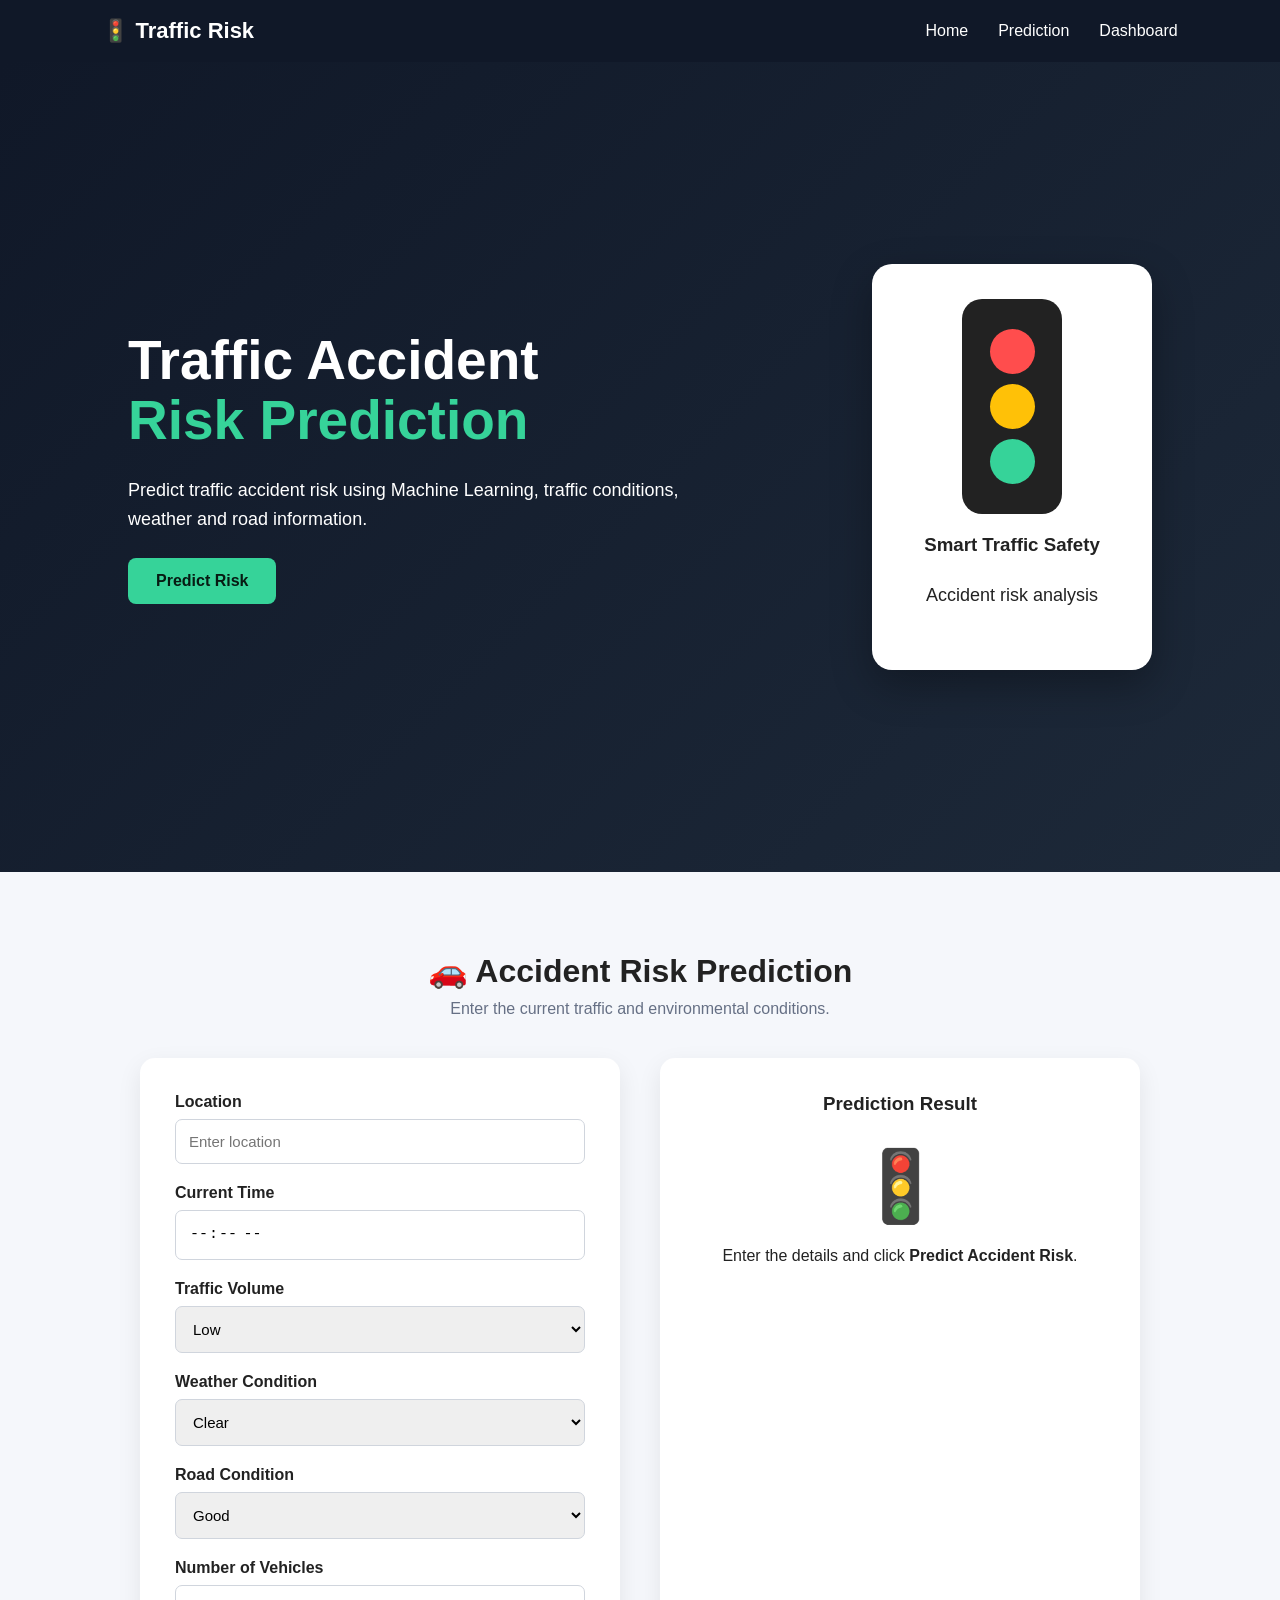
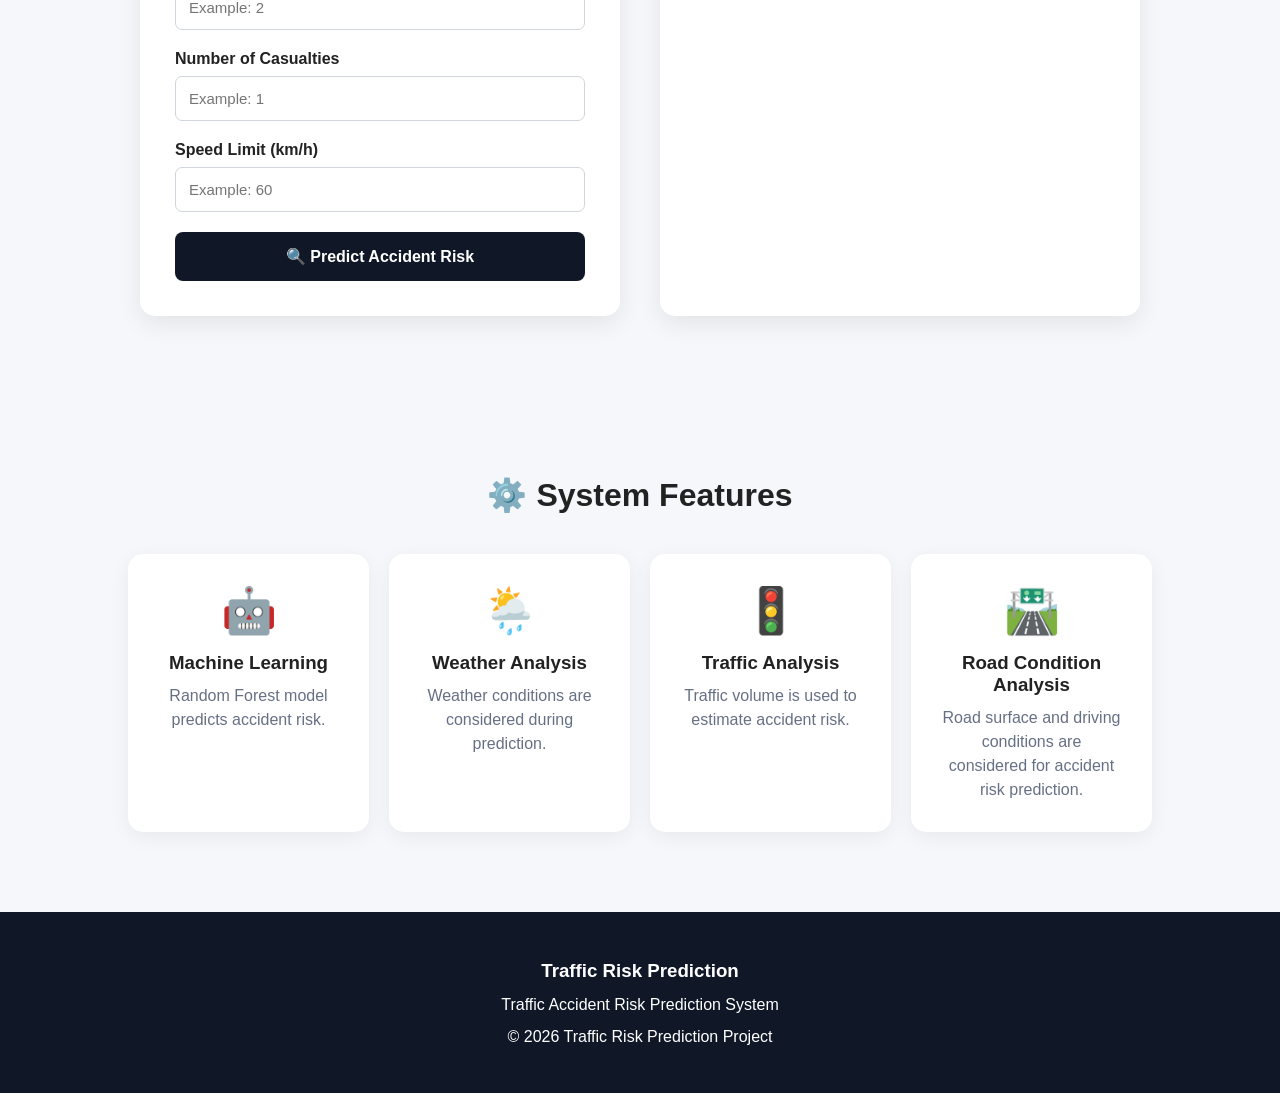
<file: Frontend/index.html>
<!DOCTYPE html>
<html lang="en">

<head>

    <meta charset="UTF-8">

    <meta name="viewport"
          content="width=device-width, initial-scale=1.0">

    <title>Traffic Risk Prediction</title>

    <link rel="stylesheet" href="style.css">

</head>


<body>


    <!-- NAVIGATION -->

    <nav class="navbar">

        <div class="logo">
            🚦 Traffic Risk
        </div>


        <ul class="nav-links">

            <li>
                <a href="#home">
                    Home
                </a>
            </li>


            <li>
                <a href="#prediction">
                    Prediction
                </a>
            </li>


            <li>
                <a href="dashboard.html">
                    Dashboard
                </a>
            </li>

        </ul>

    </nav>



    <!-- HOME -->

    <section id="home" class="hero">

        <div class="hero-content">

            <h1>
                Traffic Accident<br>
                <span>Risk Prediction</span>
            </h1>


            <p>
                Predict traffic accident risk using
                Machine Learning, traffic conditions,
                weather and road information.
            </p>


            <a href="#prediction" class="btn">
                Predict Risk
            </a>

        </div>


        <div class="hero-card">

            <div class="traffic-light">

                <div class="light red"></div>
                <div class="light yellow"></div>
                <div class="light green"></div>

            </div>


            <h3>
                Smart Traffic Safety
            </h3>


            <p>
                Accident risk analysis
            </p>

        </div>

    </section>



    <!-- PREDICTION -->

    <section id="prediction" class="section">

        <h2>
            🚗 Accident Risk Prediction
        </h2>


        <p class="section-description">
            Enter the current traffic and environmental conditions.
        </p>


        <div class="prediction-container">


            <!-- FORM -->

            <form id="predictionForm">


                <div class="form-group">

                    <label>
                        Location
                    </label>

                    <input
                        type="text"
                        id="location"
                        placeholder="Enter location"
                        required>

                </div>



                <div class="form-group">

                    <label>
                        Current Time
                    </label>

                    <input
                        type="time"
                        id="time"
                         readonly>

                </div>



                <div class="form-group">

                    <label>
                        Traffic Volume
                    </label>

                    <select id="traffic">

                        <option value="low">
                            Low
                        </option>

                        <option value="medium">
                            Medium
                        </option>

                        <option value="high">
                            High
                        </option>

                    </select>

                </div>



                <div class="form-group">

                    <label>
                        Weather Condition
                    </label>

                    <select id="weather">

                        <option value="clear">
                            Clear
                        </option>

                        <option value="rain">
                            Rain
                        </option>

                        <option value="fog">
                            Fog
                        </option>

                        <option value="storm">
                            Storm
                        </option>

                    </select>

                </div>



                <div class="form-group">

                    <label>
                        Road Condition
                    </label>

                    <select id="road">

                        <option value="good">
                            Good
                        </option>

                        <option value="normal">
                            Normal
                        </option>

                        <option value="poor">
                            Poor
                        </option>

                    </select>

                </div>



                <div class="form-group">

                    <label>
                        Number of Vehicles
                    </label>

                    <input
                        type="number"
                        id="vehicles"
                        placeholder="Example: 2"
                        min="1"
                        required>

                </div>



                <div class="form-group">

                    <label>
                        Number of Casualties
                    </label>

                    <input
                        type="number"
                        id="casualties"
                        placeholder="Example: 1"
                        min="0"
                        required>

                </div>



                <div class="form-group">

                    <label>
                        Speed Limit (km/h)
                    </label>

                    <input
                        type="number"
                        id="speed"
                        placeholder="Example: 60"
                        min="10"
                        max="150"
                        required>

                </div>



                <button
                    type="submit"
                    class="predict-btn">

                    🔍 Predict Accident Risk

                </button>


            </form>



            <!-- RESULT -->

            <div class="result-card">

                <h3>
                    Prediction Result
                </h3>


                <div id="result">

                    <div class="result-icon">
                        🚦
                    </div>


                    <p>
                        Enter the details and click
                        <b>Predict Accident Risk</b>.
                    </p>

                </div>

            </div>


        </div>

    </section>

    <!-- FEATURES -->

<section class="section features">

    <h2>
        ⚙️ System Features
    </h2>

    <div class="feature-container">

        <div class="feature-card">

            <div>
                🤖
            </div>

            <h3>
                Machine Learning
            </h3>

            <p>
                Random Forest model predicts
                accident risk.
            </p>

        </div>


        <div class="feature-card">

            <div>
                🌦️
            </div>

            <h3>
                Weather Analysis
            </h3>

            <p>
                Weather conditions are considered
                during prediction.
            </p>

        </div>


        <div class="feature-card">

            <div>
                🚦
            </div>

            <h3>
                Traffic Analysis
            </h3>

            <p>
                Traffic volume is used to
                estimate accident risk.
            </p>

        </div>


        <div class="feature-card">

            <div>
                🛣️
            </div>

            <h3>
                Road Condition Analysis
            </h3>

            <p>
                Road surface and driving conditions
                are considered for accident risk prediction.
            </p>

        </div>

    </div>

</section>
    <!-- FOOTER -->

    <footer>

        <h3>
            Traffic Risk Prediction
        </h3>


        <p>
            Traffic Accident Risk Prediction System
        </p>


        <p>
            © 2026 Traffic Risk Prediction Project
        </p>

    </footer>



    <!-- JAVASCRIPT -->

    <script src="script.js?v=2"></script>


</body>

</html>
</file>
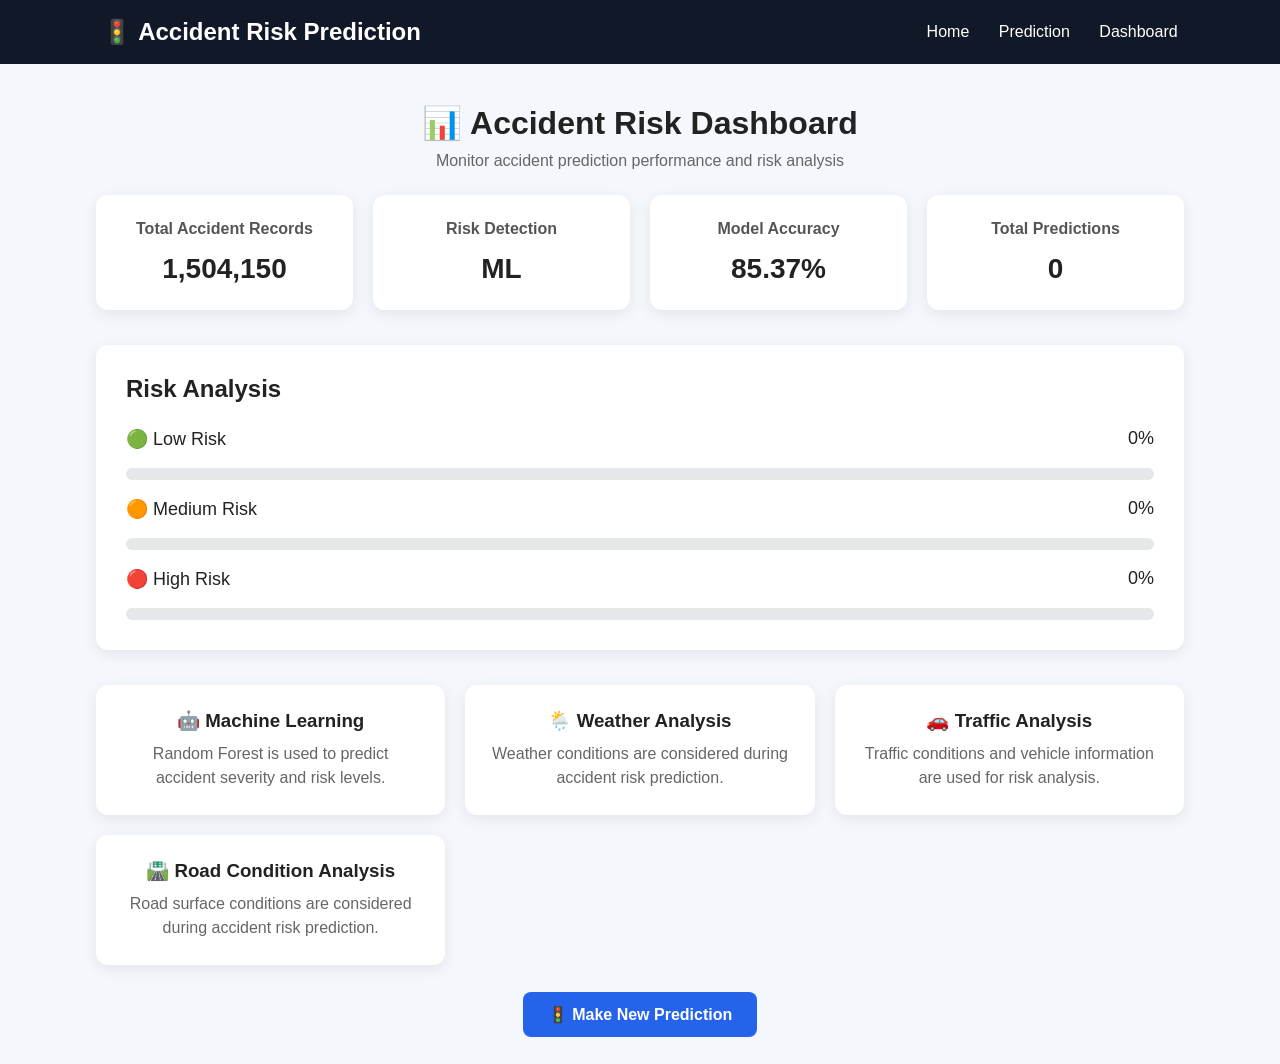
<file: Frontend/dashboard.html>
<!DOCTYPE html>
<html lang="en">

<head>
    <meta charset="UTF-8">
    <meta name="viewport" content="width=device-width, initial-scale=1.0">

    <title>Accident Risk Dashboard</title>

    <style>

        * {
            margin: 0;
            padding: 0;
            box-sizing: border-box;
            font-family: Arial, sans-serif;
        }

        body {
            background: #f4f7fb;
            color: #222;
        }

        /* Navigation */

        nav {
            background: #111827;
            padding: 18px 8%;
            display: flex;
            justify-content: space-between;
            align-items: center;
        }

        nav h2 {
            color: white;
        }

        nav a {
            color: white;
            text-decoration: none;
            margin-left: 25px;
            font-size: 16px;
        }

        nav a:hover {
            color: #60a5fa;
        }

        /* Header */

        .header {
            text-align: center;
            padding: 40px 20px 25px;
        }

        .header h1 {
            font-size: 32px;
            margin-bottom: 10px;
        }

        .header p {
            color: #666;
        }

        /* Cards */

        .cards {
            width: 85%;
            margin: auto;
            display: grid;
            grid-template-columns: repeat(4, 1fr);
            gap: 20px;
        }

        .card {
            background: white;
            padding: 25px;
            border-radius: 12px;
            text-align: center;
            box-shadow: 0 4px 15px rgba(0,0,0,0.08);
        }

        .card h3 {
            color: #555;
            font-size: 16px;
            margin-bottom: 15px;
        }

        .card h2 {
            font-size: 28px;
        }

        /* Risk section */

        .risk-section {
            width: 85%;
            margin: 35px auto;
            background: white;
            padding: 30px;
            border-radius: 12px;
            box-shadow: 0 4px 15px rgba(0,0,0,0.08);
        }

        .risk-section h2 {
            margin-bottom: 25px;
        }

        .risk {
            display: flex;
            justify-content: space-between;
            margin: 18px 0;
            font-size: 18px;
        }

        .progress {
            height: 12px;
            background: #e5e7eb;
            border-radius: 10px;
            overflow: hidden;
            margin-top: 8px;
        }

        .bar {
            height: 100%;
        }

        .low {
            width: 0%;
            background: #22c55e;
        }

        .medium {
            width: 0%;
            background: #f59e0b;
        }

        .high {
            width: 0%;
            background: #ef4444;
        }

        /* Features */

        .features {
            width: 85%;
            margin: 35px auto;
            display: grid;
            grid-template-columns: repeat(3, 1fr);
            gap: 20px;
        }

        .feature {
            background: white;
            padding: 25px;
            border-radius: 12px;
            text-align: center;
            box-shadow: 0 4px 15px rgba(0,0,0,0.08);
        }

        .feature h3 {
            margin-bottom: 10px;
        }

        .feature p {
            color: #666;
            line-height: 1.5;
        }

        /* Button */

        .button-area {
            text-align: center;
            margin: 40px;
        }

        .predict-btn {
            background: #2563eb;
            color: white;
            padding: 14px 25px;
            border-radius: 8px;
            text-decoration: none;
            font-weight: bold;
        }

        .predict-btn:hover {
            background: #1d4ed8;
        }

        /* Responsive */

        @media (max-width: 900px) {

            .cards {
                grid-template-columns: repeat(2, 1fr);
            }

            .features {
                grid-template-columns: 1fr;
            }
        }

        @media (max-width: 600px) {

            .cards {
                grid-template-columns: 1fr;
            }

            nav {
                flex-direction: column;
                gap: 15px;
            }

            nav a {
                margin-left: 10px;
            }
        }

    </style>

</head>

<body>

    <!-- Navigation -->

    <nav>

        <h2>🚦 Accident Risk Prediction</h2>

        <div>

            <a href="index.html">Home</a>

            <a href="index.html#prediction">
                Prediction
            </a>

            <a href="dashboard.html">
                Dashboard
            </a>

        </div>

    </nav>


    <!-- Header -->

    <div class="header">

        <h1>📊 Accident Risk Dashboard</h1>

        <p>
            Monitor accident prediction performance and risk analysis
        </p>

    </div>


    <!-- Statistics -->

    <div class="cards">

        <div class="card">

            <h3>Total Accident Records</h3>

            <h2>1,504,150</h2>

        </div>


        <div class="card">

            <h3>Risk Detection</h3>

            <h2>ML</h2>

        </div>


        <div class="card">

            <h3>Model Accuracy</h3>

            <h2>85.37%</h2>

        </div>


        <div class="card">

            <h3>Total Predictions</h3>

            <h2 id="predictionCount">
                0
            </h2>

        </div>

    </div>


    <!-- Risk Analysis -->

    <div class="risk-section">

        <h2>Risk Analysis</h2>


        <!-- Low Risk -->

        <div class="risk">

            <span>🟢 Low Risk</span>

            <span id="lowPercent">
                0%
            </span>

        </div>

        <div class="progress">

            <div
                class="bar low"
                id="lowBar">
            </div>

        </div>


        <!-- Medium Risk -->

        <div class="risk">

            <span>🟠 Medium Risk</span>

            <span id="mediumPercent">
                0%
            </span>

        </div>

        <div class="progress">

            <div
                class="bar medium"
                id="mediumBar">
            </div>

        </div>


        <!-- High Risk -->

        <div class="risk">

            <span>🔴 High Risk</span>

            <span id="highPercent">
                0%
            </span>

        </div>

        <div class="progress">

            <div
                class="bar high"
                id="highBar">
            </div>

        </div>

    </div>


    <!-- Features -->

<div class="features">

    <div class="feature">

        <h3>🤖 Machine Learning</h3>

        <p>
            Random Forest is used to predict
            accident severity and risk levels.
        </p>

    </div>


    <div class="feature">

        <h3>🌦️ Weather Analysis</h3>

        <p>
            Weather conditions are considered
            during accident risk prediction.
        </p>

    </div>


    <div class="feature">

        <h3>🚗 Traffic Analysis</h3>

        <p>
            Traffic conditions and vehicle
            information are used for risk analysis.
        </p>

    </div>


    <div class="feature">

        <h3>🛣️ Road Condition Analysis</h3>

        <p>
            Road surface conditions are considered
            during accident risk prediction.
        </p>

    </div>

</div>

    <!-- Prediction Button -->

    <div class="button-area">

        <a
            href="index.html"
            class="predict-btn">

            🚦 Make New Prediction

        </a>

    </div>


    <!-- Dashboard JavaScript -->

    <script>

        // Load prediction count

        let total =
            localStorage.getItem("predictionCount") || 0;

        document.getElementById(
            "predictionCount"
        ).innerText = total;


        // Load risk counts

        let low =
            parseInt(
                localStorage.getItem("lowCount") || 0
            );

        let medium =
            parseInt(
                localStorage.getItem("mediumCount") || 0
            );

        let high =
            parseInt(
                localStorage.getItem("highCount") || 0
            );


        // Calculate total

        let riskTotal =
            low + medium + high;


        if (riskTotal > 0) {

            let lowPercent =
                Math.round(
                    (low / riskTotal) * 100
                );

            let mediumPercent =
                Math.round(
                    (medium / riskTotal) * 100
                );

            let highPercent =
                Math.round(
                    (high / riskTotal) * 100
                );


            // Display percentages

            document.getElementById(
                "lowPercent"
            ).innerText =
                lowPercent + "%";


            document.getElementById(
                "mediumPercent"
            ).innerText =
                mediumPercent + "%";


            document.getElementById(
                "highPercent"
            ).innerText =
                highPercent + "%";


            // Update bars

            document.getElementById(
                "lowBar"
            ).style.width =
                lowPercent + "%";


            document.getElementById(
                "mediumBar"
            ).style.width =
                mediumPercent + "%";


            document.getElementById(
                "highBar"
            ).style.width =
                highPercent + "%";

        }

    </script>

</body>

</html>
</file>
<file: Frontend/style.css>
* {
    margin: 0;
    padding: 0;
    box-sizing: border-box;
}

html {
    scroll-behavior: smooth;
}

body {
    font-family: Arial, sans-serif;
    background: #f5f7fb;
    color: #222;
}


/* NAVBAR */

.navbar {
    background: #101828;
    color: white;

    display: flex;
    justify-content: space-between;
    align-items: center;

    padding: 18px 8%;

    position: sticky;
    top: 0;
    z-index: 1000;
}

.logo {
    font-size: 22px;
    font-weight: bold;
}

.nav-links {
    display: flex;
    list-style: none;
    gap: 30px;
}

.nav-links a {
    color: white;
    text-decoration: none;
}

.nav-links a:hover {
    color: #36d399;
}


/* HERO */

.hero {
    min-height: 90vh;

    display: flex;
    justify-content: space-between;
    align-items: center;

    padding: 60px 10%;

    background: linear-gradient(
        135deg,
        #101828,
        #1d2939
    );

    color: white;
}

.hero-content {
    max-width: 600px;
}

.hero h1 {
    font-size: 55px;
    line-height: 1.1;
}

.hero h1 span {
    color: #36d399;
}

.hero p {
    margin: 25px 0;
    font-size: 18px;
    line-height: 1.6;
}

.btn {
    display: inline-block;

    padding: 14px 28px;

    background: #36d399;
    color: #071b13;

    text-decoration: none;

    border-radius: 8px;

    font-weight: bold;
}


/* TRAFFIC LIGHT */

.hero-card {
    background: white;
    color: #222;

    width: 280px;

    padding: 35px;

    border-radius: 20px;

    text-align: center;

    box-shadow: 0 15px 40px rgba(0,0,0,0.3);
}

.traffic-light {
    background: #222;

    padding: 20px;

    border-radius: 20px;

    width: 100px;

    margin: auto auto 20px;
}

.light {
    width: 45px;
    height: 45px;

    border-radius: 50%;

    margin: 10px auto;
}

.red {
    background: #ff4d4d;
}

.yellow {
    background: #ffc107;
}

.green {
    background: #36d399;
}


/* SECTION */

.section {
    padding: 80px 10%;
}

.section h2 {
    text-align: center;

    font-size: 32px;

    margin-bottom: 10px;
}

.section-description {
    text-align: center;

    margin-bottom: 40px;

    color: #667085;
}


/* PREDICTION */

.prediction-container {
    display: grid;

    grid-template-columns: 1fr 1fr;

    gap: 40px;

    max-width: 1000px;

    margin: auto;
}

#predictionForm {
    background: white;

    padding: 35px;

    border-radius: 15px;

    box-shadow: 0 8px 25px rgba(0,0,0,0.08);
}

.form-group {
    margin-bottom: 20px;
}

.form-group label {
    display: block;

    margin-bottom: 8px;

    font-weight: bold;
}

.form-group input,
.form-group select {
    width: 100%;

    padding: 13px;

    border: 1px solid #d0d5dd;

    border-radius: 7px;

    font-size: 15px;
}

.predict-btn {
    width: 100%;

    padding: 15px;

    border: none;

    border-radius: 8px;

    background: #101828;

    color: white;

    font-size: 16px;

    font-weight: bold;

    cursor: pointer;
}

.predict-btn:hover {
    background: #36d399;

    color: #101828;
}


/* RESULT */

.result-card {
    background: white;

    border-radius: 15px;

    padding: 35px;

    box-shadow: 0 8px 25px rgba(0,0,0,0.08);

    text-align: center;
}

.result-card h3 {
    margin-bottom: 30px;
}

.result-icon {
    font-size: 70px;

    margin-bottom: 20px;
}

.risk-low {
    color: green;
}

.risk-medium {
    color: orange;
}

.risk-high {
    color: red;
}

.risk-score {
    font-size: 35px;

    font-weight: bold;

    margin: 15px;
}


/* DASHBOARD */

.dashboard {
    background: #eef2f6;
}

.stats-container {
    display: grid;

    grid-template-columns:
        repeat(4, 1fr);

    gap: 20px;

    margin: 40px 0;
}

.stat-card {
    background: white;

    padding: 30px;

    text-align: center;

    border-radius: 12px;

    box-shadow: 0 5px 20px rgba(0,0,0,0.06);
}

.stat-card h3 {
    font-size: 32px;

    margin-bottom: 10px;
}


/* CHART */

.chart-container {
    background: white;

    padding: 35px;

    border-radius: 15px;

    max-width: 900px;

    margin: auto;
}

.bar-item {
    margin: 25px 0;
}

.bar-item span {
    display: block;

    margin-bottom: 8px;

    font-weight: bold;
}

.bar {
    padding: 12px;

    border-radius: 6px;

    color: white;

    font-weight: bold;
}

.low-bar {
    width: 60%;

    background: green;
}

.medium-bar {
    width: 45%;

    background: orange;
}

.high-bar {
    width: 30%;

    background: red;
}


/* HEATMAP */

.map {
    height: 450px;

    background:
        linear-gradient(
            45deg,
            #b8d8ba,
            #d8e5d8
        );

    border-radius: 20px;

    position: relative;

    overflow: hidden;

    box-shadow: 0 8px 25px rgba(0,0,0,0.1);
}

.map-placeholder {
    height: 100%;

    display: flex;

    justify-content: center;

    align-items: center;

    text-align: center;

    font-size: 30px;

    color: #667085;
}

.map-overlay {
    position: absolute;

    right: 20px;

    top: 20px;

    background: white;

    padding: 20px;

    border-radius: 10px;

    z-index: 2;
}

.map-overlay p {
    margin: 8px 0;
}


/* FEATURES */

.feature-container {
    display: grid;

    grid-template-columns:
        repeat(4, 1fr);

    gap: 20px;

    margin-top: 40px;
}

.feature-card {
    background: white;

    padding: 30px;

    border-radius: 15px;

    text-align: center;

    box-shadow: 0 5px 20px rgba(0,0,0,0.06);
}

.feature-card div {
    font-size: 45px;

    margin-bottom: 15px;
}

.feature-card h3 {
    margin-bottom: 10px;
}

.feature-card p {
    color: #667085;

    line-height: 1.5;
}


/* FOOTER */

footer {
    background: #101828;

    color: white;

    text-align: center;

    padding: 40px;

    line-height: 2;
}


/* MOBILE */

@media (max-width: 768px) {

    .navbar {
        flex-direction: column;

        gap: 15px;
    }

    .nav-links {
        gap: 15px;

        font-size: 14px;
    }

    .hero {
        flex-direction: column;

        text-align: center;

        gap: 50px;
    }

    .hero h1 {
        font-size: 40px;
    }

    .prediction-container {
        grid-template-columns: 1fr;
    }

    .stats-container {
        grid-template-columns: 1fr 1fr;
    }

    .feature-container {
        grid-template-columns: 1fr 1fr;
    }
}


@media (max-width: 500px) {

    .stats-container,
    .feature-container {
        grid-template-columns: 1fr;
    }

    .hero {
        padding: 50px 5%;
    }

    .section {
        padding: 60px 5%;
    }
}
</file>
